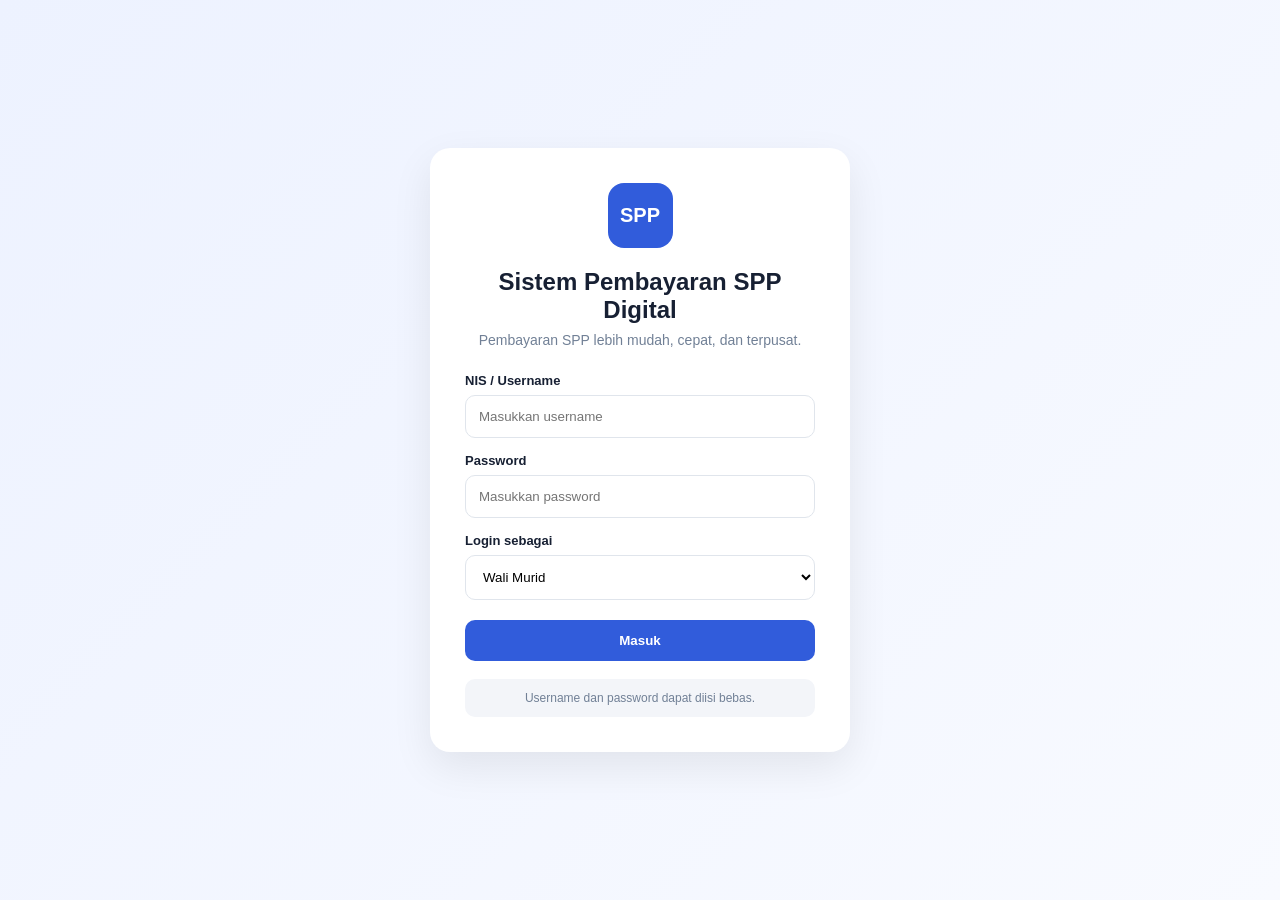
<file: Index.html>
<!DOCTYPE html>
<html lang="id">
<head>
    <meta charset="UTF-8">
    <meta name="viewport" content="width=device-width, initial-scale=1.0">

    <title>Sistem Pembayaran SPP Digital</title>

    <!-- Hubungkan CSS -->
    <link rel="stylesheet" href="style.css">
</head>

<body>

    <!-- =========================
         HALAMAN LOGIN
    ========================== -->

    <section id="loginPage" class="login-page">

        <div class="login-card">

            <div class="logo">
                SPP
            </div>

            <h1>
                Sistem Pembayaran SPP Digital
            </h1>

            <p class="description">
                Pembayaran SPP lebih mudah, cepat, dan terpusat.
            </p>

            <form id="loginForm">

                <label for="username">
                    NIS / Username
                </label>

                <input
                    type="text"
                    id="username"
                    placeholder="Masukkan username"
                    required
                >

                <label for="password">
                    Password
                </label>

                <input
                    type="password"
                    id="password"
                    placeholder="Masukkan password"
                    required
                >

                <label for="role">
                    Login sebagai
                </label>

                <select id="role">

                    <option value="wali">
                        Wali Murid
                    </option>

                    <option value="siswa">
                        Siswa
                    </option>

                    <option value="bendahara">
                        Bendahara / TU
                    </option>

                </select>

                <button
                    type="submit"
                    class="btn-primary"
                >
                    Masuk
                </button>

            </form>

            <div class="demo">
                Username dan password dapat diisi bebas.
            </div>

        </div>

    </section>


    <!-- =========================
         APLIKASI UTAMA
    ========================== -->

    <section
        id="appPage"
        class="app hidden"
    >

        <!-- SIDEBAR -->

        <aside class="sidebar">

            <div class="brand">

                <div class="logo-small">
                    SPP
                </div>

                <div>
                    <strong>
                        SPP Digital
                    </strong>

                    <small>
                        Payment System
                    </small>
                </div>

            </div>


            <div class="profile">

                <div
                    class="avatar"
                    id="avatar"
                >
                    W
                </div>

                <div>

                    <strong id="sidebarName">
                        Wali Murid
                    </strong>

                    <small id="sidebarRole">
                        Wali Murid
                    </small>

                </div>

            </div>


            <!-- MENU -->

            <nav id="navigation"></nav>


            <button
                id="logoutBtn"
                class="logout"
            >
                Keluar
            </button>

        </aside>


        <!-- KONTEN UTAMA -->

        <main class="main">

            <header class="header">

                <div>

                    <button
                        id="mobileMenu"
                        class="mobile-menu"
                    >
                        ☰
                    </button>

                    <span class="header-small">
                        SISTEM PEMBAYARAN
                    </span>

                    <h2 id="pageTitle">
                        Dashboard
                    </h2>

                </div>


                <div class="header-right">

                    <button
                        class="notification-button"
                        onclick="showNotifications()"
                    >
                        🔔

                        <span id="notificationCount">
                            2
                        </span>

                    </button>


                    <div
                        class="profile-name"
                        id="topName"
                    >
                        Wali Murid
                    </div>

                </div>

            </header>


            <!-- ISI HALAMAN -->

            <section
                id="content"
                class="content"
            ></section>

        </main>

    </section>


    <!-- =========================
         MODAL PEMBAYARAN
    ========================== -->

    <div
        id="paymentModal"
        class="modal hidden"
    >

        <div class="modal-content">

            <button
                class="close"
                onclick="closePayment()"
            >
                ×
            </button>

            <h2>
                Pembayaran SPP
            </h2>

            <p id="paymentInfo"></p>


            <h3>
                Pilih Metode Pembayaran
            </h3>


            <div class="payment-method">

                <button
                    class="method active"
                    data-method="QRIS"
                >
                    QRIS
                </button>

                <button
                    class="method"
                    data-method="E-Wallet"
                >
                    E-Wallet
                </button>

                <button
                    class="method"
                    data-method="Virtual Account"
                >
                    Virtual Account
                </button>

            </div>


            <div class="payment-box">

                <div class="fake-qr">
                    ▦
                </div>

                <strong>
                    QRIS DEMO
                </strong>

                <small>
                    Simulasi pembayaran
                </small>

            </div>


            <button
                class="btn-primary"
                onclick="confirmPayment()"
            >
                Konfirmasi Pembayaran
            </button>

        </div>

    </div>


    <!-- NOTIFIKASI -->

    <div
        id="toast"
        class="toast"
    ></div>


    <!-- Hubungkan JavaScript -->

    <script src="script.js"></script>

</body>
</html>
</file>
<file: style.css>
/* =========================
   RESET
========================= */

* {
    box-sizing: border-box;
    margin: 0;
    padding: 0;
}

body {
    font-family: Arial, Helvetica, sans-serif;
    background: #f5f7fb;
    color: #172033;
}

button,
input,
select {
    font-family: inherit;
}

button {
    cursor: pointer;
}

.hidden {
    display: none !important;
}


/* =========================
   LOGIN
========================= */

.login-page {
    min-height: 100vh;

    display: flex;
    justify-content: center;
    align-items: center;

    padding: 20px;

    background:
        linear-gradient(
            135deg,
            #edf2ff,
            #f8faff
        );
}

.login-card {
    width: 420px;
    max-width: 100%;

    background: white;

    padding: 35px;

    border-radius: 20px;

    box-shadow:
        0 15px 40px
        rgba(0, 0, 0, 0.08);

    text-align: center;
}

.logo {
    width: 65px;
    height: 65px;

    display: flex;
    justify-content: center;
    align-items: center;

    margin: auto;
    margin-bottom: 20px;

    border-radius: 16px;

    background: #315cdb;
    color: white;

    font-size: 20px;
    font-weight: bold;
}

.login-card h1 {
    font-size: 24px;
    margin-bottom: 8px;
}

.description {
    color: #718096;
    font-size: 14px;
    margin-bottom: 25px;
}

.login-card form {
    text-align: left;
}

.login-card label {
    display: block;

    margin-top: 15px;
    margin-bottom: 7px;

    font-size: 13px;
    font-weight: bold;
}

.login-card input,
.login-card select {

    width: 100%;

    padding: 13px;

    border: 1px solid #e0e5ec;

    border-radius: 10px;

    outline: none;

    background: white;
}

.login-card input:focus,
.login-card select:focus {
    border-color: #315cdb;
}

.btn-primary {

    width: 100%;

    border: none;

    padding: 13px;

    margin-top: 20px;

    border-radius: 10px;

    background: #315cdb;

    color: white;

    font-weight: bold;

    transition: 0.2s;
}

.btn-primary:hover {
    background: #2147b9;
}

.demo {

    margin-top: 18px;

    padding: 12px;

    border-radius: 10px;

    background: #f3f5f9;

    color: #718096;

    font-size: 12px;
}


/* =========================
   APP
========================= */

.app {
    min-height: 100vh;

    display: flex;
}


/* =========================
   SIDEBAR
========================= */

.sidebar {

    position: fixed;

    left: 0;
    top: 0;
    bottom: 0;

    width: 255px;

    padding: 22px 16px;

    background: white;

    border-right: 1px solid #e5e9ef;

    display: flex;
    flex-direction: column;

    z-index: 20;
}

.brand {

    display: flex;
    align-items: center;

    gap: 10px;

    padding: 5px 8px 22px;

    border-bottom: 1px solid #e7ebf1;
}

.logo-small {

    width: 42px;
    height: 42px;

    display: flex;
    justify-content: center;
    align-items: center;

    border-radius: 11px;

    background: #315cdb;

    color: white;

    font-weight: bold;
}

.brand small {

    display: block;

    margin-top: 3px;

    color: #718096;

    font-size: 11px;
}

.profile {

    display: flex;

    align-items: center;

    gap: 10px;

    padding: 20px 8px;
}

.avatar {

    width: 40px;
    height: 40px;

    display: flex;
    justify-content: center;
    align-items: center;

    border-radius: 50%;

    background: #e9efff;

    color: #315cdb;

    font-weight: bold;
}

.profile small {

    display: block;

    margin-top: 3px;

    color: #718096;

    font-size: 11px;
}


/* MENU */

#navigation {

    display: flex;

    flex-direction: column;

    gap: 5px;
}

#navigation button {

    border: none;

    background: transparent;

    padding: 12px;

    border-radius: 10px;

    text-align: left;

    color: #5c6677;

    font-weight: bold;
}

#navigation button:hover,
#navigation button.active {

    background: #eef2ff;

    color: #315cdb;
}


/* LOGOUT */

.logout {

    margin-top: auto;

    border: none;

    padding: 12px;

    border-radius: 10px;

    background: #fff0f1;

    color: #d84d5d;

    font-weight: bold;
}


/* =========================
   MAIN
========================= */

.main {

    margin-left: 255px;

    width: calc(100% - 255px);
}


/* HEADER */

.header {

    height: 82px;

    padding: 0 35px;

    display: flex;

    justify-content: space-between;

    align-items: center;

    background: white;

    border-bottom: 1px solid #e7ebf1;

    position: sticky;

    top: 0;

    z-index: 10;
}

.header-small {

    color: #315cdb;

    font-size: 10px;

    font-weight: bold;

    letter-spacing: 1px;
}

.header h2 {

    font-size: 21px;

    margin-top: 4px;
}

.header-right {

    display: flex;

    align-items: center;

    gap: 15px;
}

.notification-button {

    position: relative;

    border: none;

    padding: 9px 12px;

    border-radius: 10px;

    background: #f4f6fa;
}

.notification-button span {

    position: absolute;

    top: -5px;
    right: -5px;

    padding: 2px 5px;

    border-radius: 10px;

    background: #d84d5d;

    color: white;

    font-size: 10px;
}

.profile-name {

    padding: 9px 13px;

    border: 1px solid #e2e6ed;

    border-radius: 10px;

    font-size: 13px;

    font-weight: bold;
}

.mobile-menu {

    display: none;

    border: none;

    background: #f3f5f9;

    padding: 8px;

    margin-right: 7px;

    border-radius: 8px;
}


/* =========================
   CONTENT
========================= */

.content {

    max-width: 1400px;

    margin: auto;

    padding: 30px 35px;
}

.welcome {

    display: flex;

    justify-content: space-between;

    align-items: center;

    margin-bottom: 22px;
}

.welcome h3 {

    font-size: 25px;

    margin-bottom: 6px;
}

.muted {

    color: #718096;
}


/* =========================
   STAT
========================= */

.stats {

    display: grid;

    grid-template-columns:
        repeat(4, 1fr);

    gap: 16px;

    margin-bottom: 20px;
}

.stat {

    background: white;

    padding: 20px;

    border-radius: 17px;

    border: 1px solid #e7ebf1;

    box-shadow:
        0 5px 18px
        rgba(31, 45, 61, 0.04);
}

.stat-label {

    color: #718096;

    font-size: 12px;

    font-weight: bold;
}

.stat-value {

    margin-top: 8px;

    font-size: 25px;

    font-weight: bold;
}

.stat-trend {

    margin-top: 7px;

    color: #15966b;

    font-size: 11px;
}


/* =========================
   CARD
========================= */

.card {

    background: white;

    border: 1px solid #e7ebf1;

    border-radius: 17px;

    padding: 21px;

    box-shadow:
        0 5px 18px
        rgba(31, 45, 61, 0.04);
}

.card h3 {

    margin-bottom: 16px;

    font-size: 17px;
}

.grid-2 {

    display: grid;

    grid-template-columns:
        1.5fr 1fr;

    gap: 20px;
}


/* =========================
   TABLE
========================= */

.table-container {

    overflow-x: auto;
}

table {

    width: 100%;

    border-collapse: collapse;

    font-size: 13px;
}

th,
td {

    padding: 13px 10px;

    text-align: left;

    border-bottom: 1px solid #e8ebf0;

    white-space: nowrap;
}

th {

    color: #718096;

    font-size: 11px;

    text-transform: uppercase;
}


/* =========================
   STATUS
========================= */

.status {

    display: inline-block;

    padding: 5px 9px;

    border-radius: 20px;

    font-size: 11px;

    font-weight: bold;
}

.status.lunas {

    background: #e7f8f2;

    color: #15966b;
}

.status.belum {

    background: #fff5df;

    color: #d98b18;
}

.status.proses {

    background: #edf2ff;

    color: #315cdb;
}


/* =========================
   BUTTON
========================= */

.btn {

    border: none;

    padding: 9px 12px;

    border-radius: 9px;

    font-size: 12px;

    font-weight: bold;
}

.btn-pay {

    background: #315cdb;

    color: white;
}

.btn-receipt {

    background: #e7f8f2;

    color: #15966b;
}


/* =========================
   NOTICE
========================= */

.notice {

    margin-bottom: 18px;

    padding: 14px;

    border-radius: 12px;

    background: #eef4ff;

    color: #3653a0;

    font-size: 13px;
}


/* =========================
   PAGE
========================= */

.page-head {

    display: flex;

    justify-content: space-between;

    align-items: center;

    margin-bottom: 20px;
}

.page-head h3 {

    font-size: 23px;

    margin-bottom: 5px;
}


/* =========================
   NOTIFICATION
========================= */

.notification-item {

    padding: 14px;

    border-bottom: 1px solid #e7ebf1;
}

.notification-item:last-child {
    border-bottom: none;
}

.notification-item strong {

    display: block;

    margin-bottom: 5px;
}

.notification-item p {

    color: #718096;

    font-size: 13px;
}


/* =========================
   RECEIPT
========================= */

.receipt {

    max-width: 600px;

    margin: auto;

    padding: 25px;

    border: 1px dashed #b9c1ce;

    border-radius: 15px;
}

.receipt h3 {

    text-align: center;

    margin-bottom: 20px;
}

.receipt-row {

    display: flex;

    justify-content: space-between;

    padding: 10px 0;

    border-bottom: 1px solid #edf0f4;

    font-size: 13px;
}


/* =========================
   MODAL
========================= */

.modal {

    position: fixed;

    inset: 0;

    display: flex;

    justify-content: center;

    align-items: center;

    padding: 20px;

    background: rgba(10, 20, 40, 0.45);

    z-index: 50;
}

.modal-content {

    position: relative;

    width: 500px;

    max-width: 100%;

    padding: 28px;

    background: white;

    border-radius: 20px;
}

.close {

    position: absolute;

    top: 12px;

    right: 15px;

    width: 34px;

    height: 34px;

    border: none;

    border-radius: 50%;

    background: #f2f4f7;

    font-size: 20px;
}

.payment-method {

    display: grid;

    grid-template-columns:
        repeat(3, 1fr);

    gap: 8px;

    margin: 20px 0;
}

.method {

    padding: 12px;

    border: 1px solid #e1e5eb;

    border-radius: 10px;

    background: white;

    font-weight: bold;

    font-size: 12px;
}

.method.active {

    background: #eef2ff;

    color: #315cdb;

    border-color: #315cdb;
}

.payment-box {

    height: 180px;

    display: flex;

    flex-direction: column;

    justify-content: center;

    align-items: center;

    gap: 7px;

    margin-bottom: 15px;

    border: 1px dashed #cbd3df;

    border-radius: 14px;

    background: #f8fafc;
}

.fake-qr {

    font-size: 70px;
}


/* =========================
   TOAST
========================= */

.toast {

    position: fixed;

    right: 25px;

    bottom: 25px;

    padding: 13px 17px;

    border-radius: 10px;

    background: #172033;

    color: white;

    font-size: 13px;

    opacity: 0;

    transform: translateY(10px);

    transition: 0.3s;

    z-index: 100;
}

.toast.show {

    opacity: 1;

    transform: translateY(0);
}


/* =========================
   RESPONSIVE
========================= */

@media(max-width: 900px) {

    .sidebar {

        transform: translateX(-100%);

        transition: 0.25s;
    }

    .sidebar.open {

        transform: translateX(0);
    }

    .main {

        margin-left: 0;

        width: 100%;
    }

    .mobile-menu {

        display: inline-block;
    }

    .stats {

        grid-template-columns:
            repeat(2, 1fr);
    }

    .grid-2 {

        grid-template-columns: 1fr;
    }
}


@media(max-width: 600px) {

    .stats {

        grid-template-columns: 1fr;
    }

    .content {

        padding: 20px 15px;
    }

    .header {

        padding: 0 15px;
    }

    .profile-name {

        display: none;
    }

    .welcome {

        display: block;
    }

    .welcome button {

        margin-top: 15px;
    }

    .payment-method {

        grid-template-columns: 1fr;
    }
}
</file>
